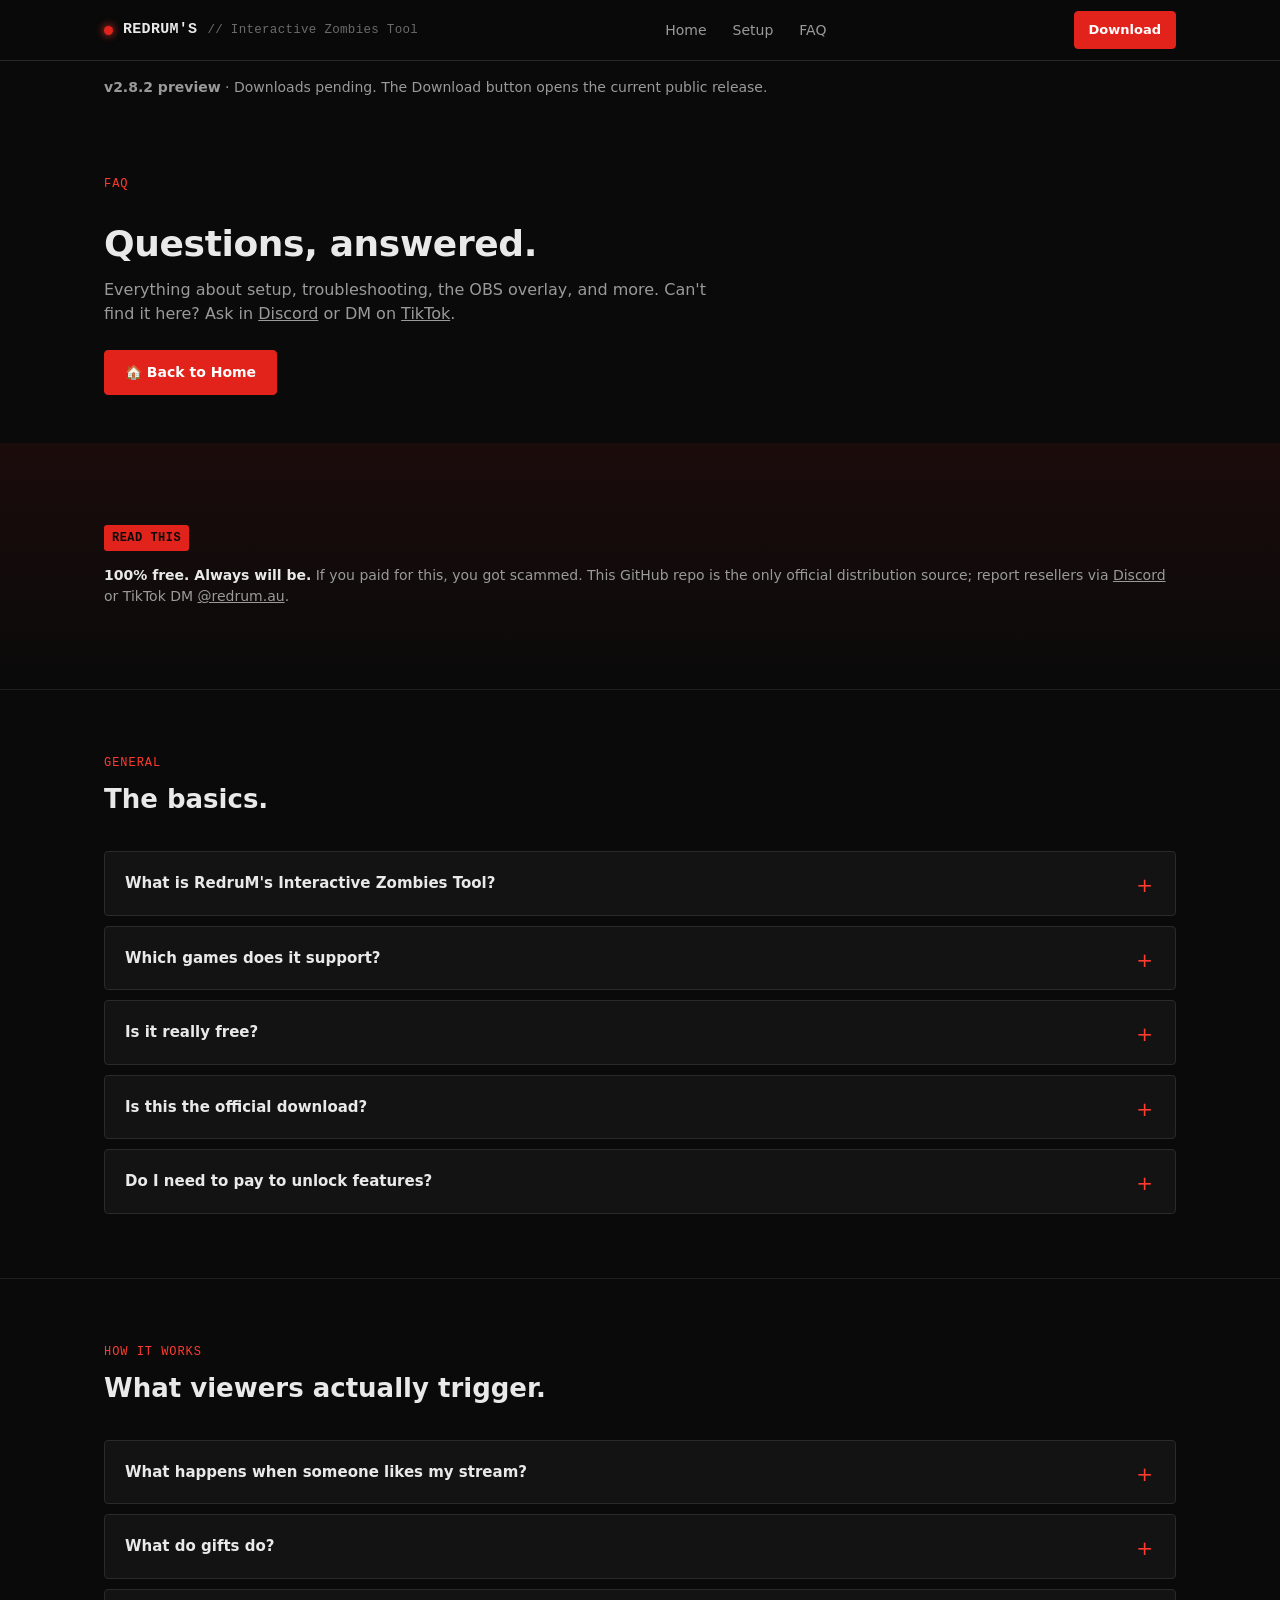
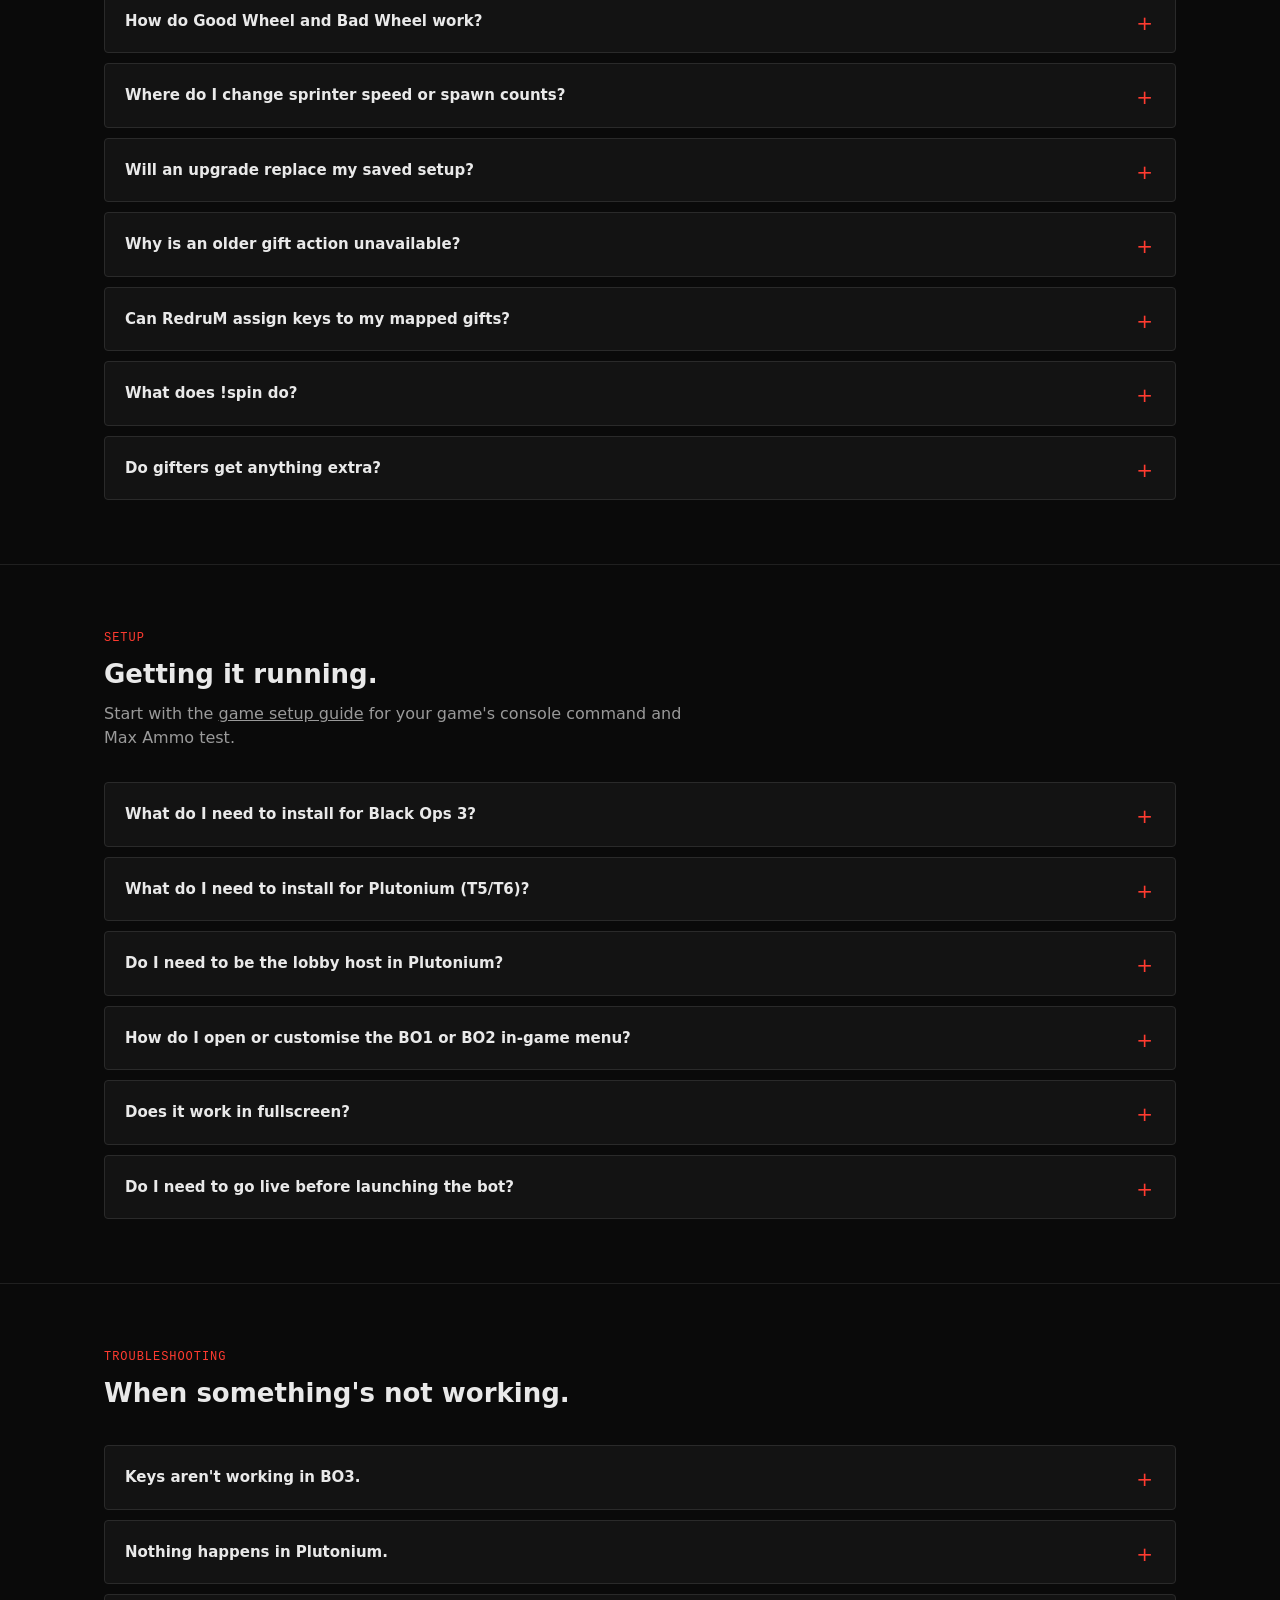
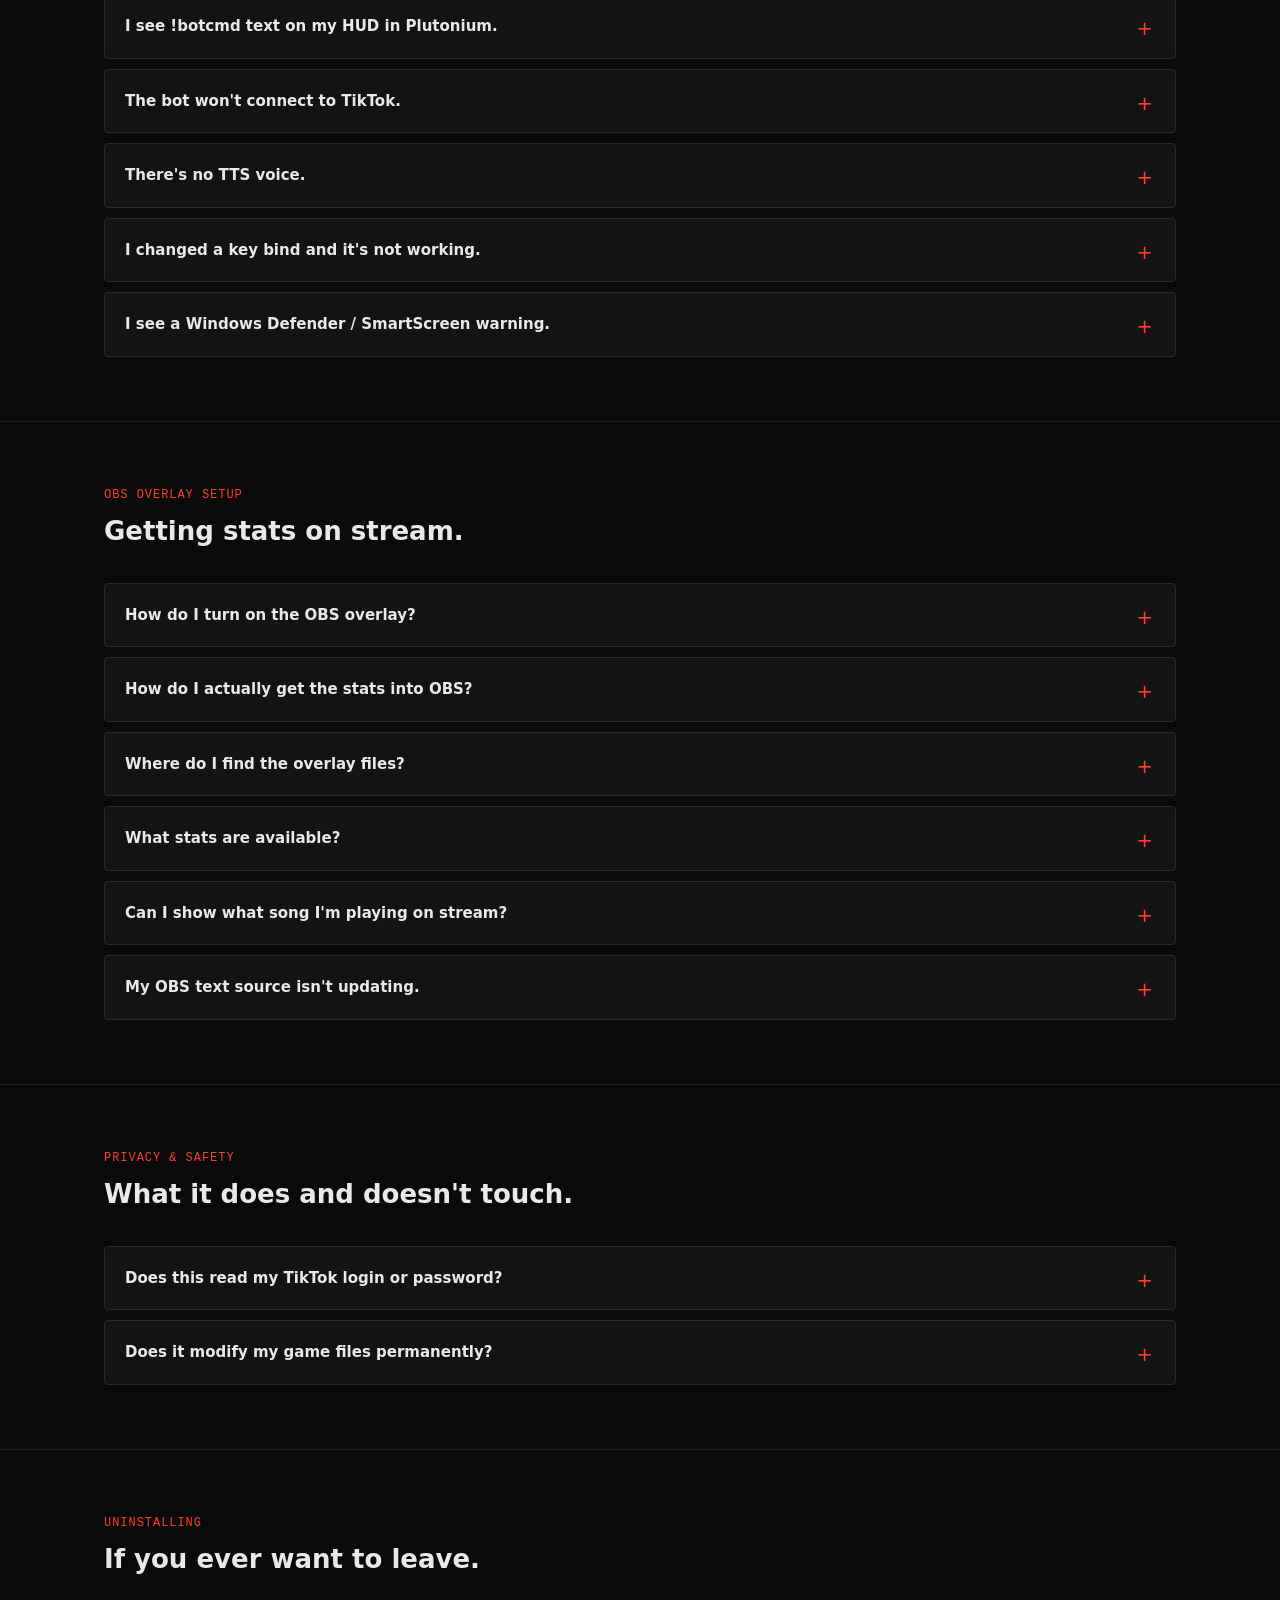
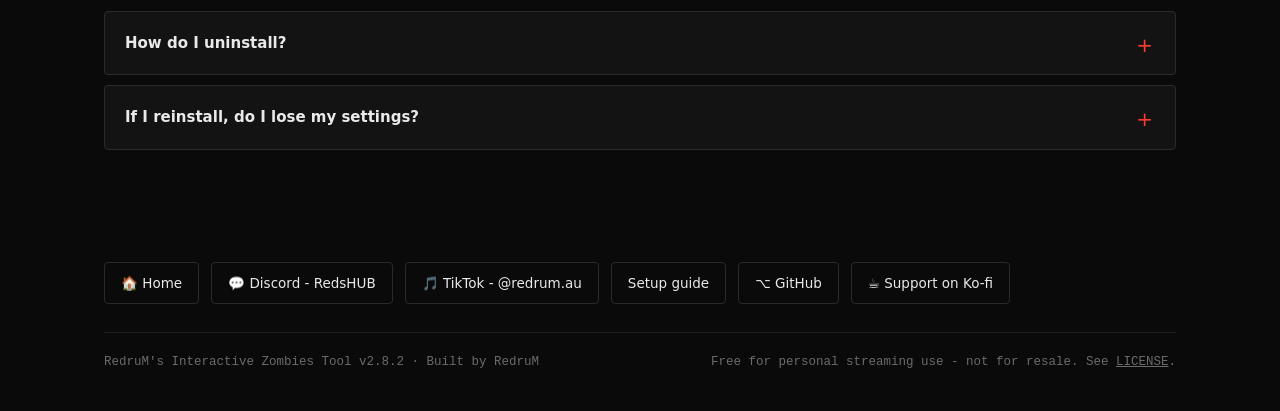
<file: docs/faq.html>
<!doctype html>
<html lang="en">
<head>
<meta charset="utf-8">
<meta name="viewport" content="width=device-width, initial-scale=1">
<title>FAQ - RedruM's Interactive Zombies Tool</title>
<meta name="description" content="Frequently asked questions for RedruM's Interactive Zombies Tool - setup, troubleshooting, OBS overlay, privacy, and uninstalling.">
<link rel="canonical" href="https://redrumtools.com/faq">

<meta property="og:type" content="website">
<meta property="og:site_name" content="RedruM's Interactive Zombies Tool">
<meta property="og:url" content="https://redrumtools.com/faq">
<meta property="og:title" content="FAQ - RedruM's Interactive Zombies Tool">
<meta property="og:description" content="Frequently asked questions for RedruM's Interactive Zombies Tool - setup, troubleshooting, OBS overlay, privacy, and uninstalling.">
<meta property="og:image" content="https://redrumtools.com/screenshots/website-v2.8.2/dashboard.png">
<meta property="og:image:width" content="1440">
<meta property="og:image:height" content="920">
<meta property="og:image:alt" content="RedruM's Interactive Zombies Tool dashboard">

<meta name="twitter:card" content="summary_large_image">
<meta name="twitter:title" content="FAQ - RedruM's Interactive Zombies Tool">
<meta name="twitter:description" content="Frequently asked questions for RedruM's Interactive Zombies Tool - setup, troubleshooting, OBS overlay, privacy, and uninstalling.">
<meta name="twitter:image" content="https://redrumtools.com/screenshots/website-v2.8.2/dashboard.png">

<link rel="icon" type="image/svg+xml" href="favicon.svg">
<link rel="stylesheet" href="style.css">
</head>
<body>

<header class="topbar">
  <div class="wrap">
    <a class="brand" href="/">
      <span class="dot"></span>
      REDRUM'S <small>// Interactive Zombies Tool</small>
    </a>
    <nav class="nav-links" aria-label="Main navigation">
      <a href="/">Home</a>
      <a href="/setup">Setup</a>
      <a href="/faq" aria-current="page">FAQ</a>
    </nav>
    <div class="nav-cta">
      <a class="btn btn-primary btn-sm" href="https://github.com/RedruM-AU/RedruMs_Interactive_Zombies_Tool/releases/latest" target="_blank" rel="noopener">Download</a>
      <button class="nav-toggle" id="nav-toggle" aria-label="Toggle menu" aria-expanded="false" aria-controls="nav-links-mobile">☰</button>
    </div>
  </div>
  <nav class="nav-links-mobile" id="nav-links-mobile" aria-label="Mobile navigation">
    <a href="/">Home</a>
    <a href="/setup">Setup</a>
    <a href="/faq" aria-current="page">FAQ</a>
  </nav>
</header>

<main>
  <p class="release-status wrap"><strong>v2.8.2 preview</strong> · Downloads pending. The Download button opens the current public release.</p>

  <section class="faq-hero" style="border-bottom:none;">
    <div class="wrap">
      <span class="eyebrow">FAQ</span>
      <h1>Questions, answered.</h1>
      <p class="lead">Everything about setup, troubleshooting, the OBS overlay, and more. Can't find it here? Ask in <a href="https://discord.gg/VFeZVGtBA7" target="_blank" rel="noopener">Discord</a> or DM on <a href="https://tiktok.com/@redrum.au" target="_blank" rel="noopener">TikTok</a>.</p>
      <a class="btn btn-primary" href="/">🏠 Back to Home</a>
    </div>
  </section>

  <section class="banner">
    <div class="wrap">
      <span class="tag">READ THIS</span>
      <p><strong>100% free. Always will be.</strong> If you paid for this, you got scammed. This GitHub repo is the only official distribution source; report resellers via <a href="https://discord.gg/VFeZVGtBA7" target="_blank" rel="noopener">Discord</a> or TikTok DM <a href="https://tiktok.com/@redrum.au" target="_blank" rel="noopener">@redrum.au</a>.</p>
    </div>
  </section>

  <section class="faq-section">
    <div class="wrap">
      <div class="section-head">
        <span class="kicker">General</span>
        <h2>The basics.</h2>
      </div>
      <div class="faq-list">
        <details class="faq-item">
          <summary>What is RedruM's Interactive Zombies Tool?</summary>
          <p>It connects your TikTok LIVE stream directly to Call of Duty Zombies. Viewer likes, gifts, and chat commands trigger real in-game effects while you play.</p>
        </details>
        <details class="faq-item">
          <summary>Which games does it support?</summary>
          <p>Black Ops 3 Zombies on Steam, Black Ops 2 Zombies on Plutonium T6, and Black Ops 1 Zombies on Plutonium T5. Choose the matching game profile. The app shows whether it detects the selected game window.</p>
        </details>
        <details class="faq-item">
          <summary>Is it really free?</summary>
          <p>Yes, 100% free and always will be. If you paid someone for this, you were scammed - report it via Discord or TikTok DM.</p>
        </details>
        <details class="faq-item">
          <summary>Is this the official download?</summary>
        <p>Download the current Windows Setup or ZIP from <a href="https://github.com/RedruM-AU/RedruMs_Interactive_Zombies_Tool/releases/latest" target="_blank" rel="noopener">GitHub Releases</a>. If you choose the ZIP, extract it before running Setup.</p>
        </details>
        <details class="faq-item">
          <summary>Do I need to pay to unlock features?</summary>
          <p>No - everything is unlocked. Ko-fi donations are optional support, not a paywall.</p>
        </details>
      </div>
    </div>
  </section>

  <section class="faq-section">
    <div class="wrap">
      <div class="section-head">
        <span class="kicker">How It Works</span>
        <h2>What viewers actually trigger.</h2>
      </div>
      <div class="faq-list">
        <details class="faq-item">
          <summary>What happens when someone likes my stream?</summary>
          <p>You can configure points and bonus spins at your chosen like thresholds under <strong>Settings → Gameplay</strong>.</p>
        </details>
        <details class="faq-item">
          <summary>What do gifts do?</summary>
          <p>Each newly reported gift queues one mapped action by default, including gifts reported during a streak. Map gifts under <strong>Actions &amp; Gifts → Gift mappings</strong>. Repeat limits and BO1/BO2 batching are optional in <strong>Settings → Gameplay</strong>.</p>
        </details>
        <details class="faq-item">
          <summary>How do Good Wheel and Bad Wheel work?</summary>
          <p>In <strong>Gift mappings</strong>, choose Good Wheel for a reward roll or Bad Wheel for a challenge roll. Each wheel has its own enabled outcomes and weights. Edit and test them in the matching tab under <strong>Actions &amp; Gifts</strong>. Outcomes need a keybind to be drawn.</p>
        </details>
        <details class="faq-item">
          <summary>Where do I change sprinter speed or spawn counts?</summary>
          <p>On BO1 and BO2, open <strong>Settings → Zombies actions</strong>. Save settings, install game files for each game you play, then restart the map and reload binds using the <a href="/setup">setup guide</a>.</p>
        </details>
        <details class="faq-item">
          <summary>Will an upgrade replace my saved setup?</summary>
          <p>Your saved settings, keybinds (including blank keys), gift mappings, wheels, presets, and stats carry over. To apply new starter keys, use <strong>Keybinds → Reset defaults → Reset current tab</strong>, then <strong>Save profile</strong>.</p>
        </details>
        <details class="faq-item">
          <summary>Why is an older gift action unavailable?</summary>
          <p>If a saved gift points to an unavailable action, <strong>Actions &amp; Gifts → Gift mappings</strong> shows <strong>Review unavailable gifts</strong>. The review offers bound actions and flags the current starter mapping when available. Choose replacements, select <strong>Apply replacements</strong>, then <strong>Save profile</strong>.</p>
        </details>
        <details class="faq-item">
          <summary>Can RedruM assign keys to my mapped gifts?</summary>
          <p>Open <strong>Actions &amp; Gifts → Gift mappings → Manage gift binds</strong>. Review suggested keys and any unused keys you choose to clear. Apply the changes, save the profile, install game files, and reload the binds in-game. Proposals use the saved controls for the selected game.</p>
        </details>
        <details class="faq-item">
          <summary>What does !spin do?</summary>
          <p>It rolls a free weighted effect from <strong>Chat &amp; bonus wheel</strong>. Bonus spins also use that wheel. Good and Bad gift wheels each have their own outcomes. You can adjust the normal and gifter cooldowns in <strong>Settings → Gameplay</strong>.</p>
        </details>
        <details class="faq-item">
          <summary>Do gifters get anything extra?</summary>
          <p>You can give gifters a shorter spin cooldown and enable voice callouts in the app settings.</p>
        </details>
      </div>
    </div>
  </section>

  <section class="faq-section">
    <div class="wrap">
      <div class="section-head">
        <span class="kicker">Setup</span>
        <h2>Getting it running.</h2>
        <p>Start with the <a href="/setup">game setup guide</a> for your game's console command and Max Ammo test.</p>
      </div>
      <div class="faq-list">
        <details class="faq-item">
          <summary>What do I need to install for Black Ops 3?</summary>
          <p>Load <a href="https://steamcommunity.com/sharedfiles/filedetails/?id=2860310766" target="_blank" rel="noopener">Sphynx Console Commands v1.0.6</a> and use Windowed (Borderless) mode. The app sends keyboard binds. If you play with keyboard and mouse, choose action keys that do not overlap your game controls. The <a href="/setup#bo3">BO3 setup guide</a> shows how to add and test a custom command.</p>
        </details>
        <details class="faq-item">
          <summary>What do I need to install for Plutonium (T5/T6)?</summary>
          <p>Select your game in <strong>Setup</strong>, find the game folders, and install the game files. Host a match and use <strong>Copy command</strong> in the install dialog. After a script change, restart the map or start a new match first. For bind-only changes, run the command again in the same match.</p>
        </details>
        <details class="faq-item">
          <summary>Do I need to be the lobby host in Plutonium?</summary>
          <p>Yes - the GSC script only runs for whoever is hosting the lobby.</p>
        </details>
        <details class="faq-item">
          <summary>How do I open or customise the BO1 or BO2 in-game menu?</summary>
          <p>While hosting a Zombies match, hold <strong>Aim</strong> and press <strong>Melee</strong>. Choose <strong>Interactive Settings &gt; Menu Appearance</strong> for themes and placement. The <a href="/setup#plutonium-menu">setup guide</a> lists the full controls and how to save defaults.</p>
        </details>
        <details class="faq-item">
          <summary>Does it work in fullscreen?</summary>
          <p>Use windowed or borderless mode. Exclusive fullscreen can interfere with the app's key delivery.</p>
        </details>
        <details class="faq-item">
          <summary>Do I need to go live before launching the bot?</summary>
          <p>You can open the tool and test your setup offline. Start your TikTok LIVE before you select <strong>Connect to TikTok</strong>.</p>
        </details>
      </div>
    </div>
  </section>

  <section class="faq-section" id="troubleshooting">
    <div class="wrap">
      <div class="section-head">
        <span class="kicker">Troubleshooting</span>
        <h2>When something's not working.</h2>
      </div>
      <div class="faq-list">
        <details class="faq-item">
          <summary>Keys aren't working in BO3.</summary>
          <p>Check the game profile, confirm BO3 is windowed or borderless and the Sphynx mod is active, then run <code>/exec binds.cfg</code> and close the console. Click <strong>Test Max Ammo bind</strong> and return to the game within three seconds.</p>
        </details>
        <details class="faq-item">
          <summary>Nothing happens in Plutonium.</summary>
          <p>Make sure you are hosting and the game files are installed. Start a fresh match after updating the script, rerun the bind command in the game console, and close the console before testing.</p>
        </details>
        <details class="faq-item">
          <summary>I see !botcmd text on my HUD in Plutonium.</summary>
          <p>Disable text chat display in Plutonium's in-game settings - the GSC still receives every command regardless.</p>
        </details>
        <details class="faq-item">
          <summary>The bot won't connect to TikTok.</summary>
          <p>Confirm your TikTok LIVE has started and the username on <strong>Live</strong> is correct. Use <strong>Diagnostics → Copy diagnostics</strong> to share details if the problem continues.</p>
        </details>
        <details class="faq-item">
          <summary>There's no TTS voice.</summary>
          <p>Open <strong>Settings → TTS and OBS</strong>. Check your voice, volume and mute settings, then select <strong>Test voice</strong>.</p>
        </details>
        <details class="faq-item">
          <summary>I changed a key bind and it's not working.</summary>
          <p>Click <strong>Save profile</strong> in Actions &amp; Gifts, reinstall the game files from Setup, and rerun the bind command in the game console.</p>
        </details>
        <details class="faq-item">
          <summary>I see a Windows Defender / SmartScreen warning.</summary>
          <p>The installer is unsigned, so Windows may show a SmartScreen warning. Download from the <a href="https://github.com/RedruM-AU/RedruMs_Interactive_Zombies_Tool/releases/latest" target="_blank" rel="noopener">official GitHub release</a> and compare your download's SHA-256 with the release notes. Keep Microsoft Defender enabled.</p>
        </details>
      </div>
    </div>
  </section>

  <section class="faq-section">
    <div class="wrap">
      <div class="section-head">
        <span class="kicker">OBS Overlay Setup</span>
        <h2>Getting stats on stream.</h2>
      </div>
      <div class="faq-list">
        <details class="faq-item">
          <summary>How do I turn on the OBS overlay?</summary>
          <p>Open <strong>Settings → TTS and OBS</strong> and tick <strong>Write OBS text files</strong>.</p>
        </details>
        <details class="faq-item">
          <summary>How do I actually get the stats into OBS?</summary>
          <p>In OBS, add a Text (GDI+) Source → tick "Read from file" → browse to the overlay folder and pick the stat file you want (e.g. likes.txt, gifts.txt, top_gifter.txt). Each stat is its own file, so add a separate Text source per stat you want on screen.</p>
        </details>
        <details class="faq-item">
          <summary>Where do I find the overlay files?</summary>
          <p>In <strong>Settings → TTS and OBS</strong>, select <strong>Copy OBS folder path</strong> after enabling text files. Paste that path into the file picker in OBS. If you upgraded from 2.7.0, point your existing OBS sources to this folder.</p>
        </details>
        <details class="faq-item">
          <summary>What stats are available?</summary>
          <p>Likes, viewers, gifts, coins, spins, follows, uptime, likes-per-minute, bonus-spin progress, last gift, last spin, last follower, top gifter, a rolling recent-chat feed, live status, and (optionally) Spotify now-playing - each as its own .txt file.</p>
        </details>
        <details class="faq-item">
          <summary>Can I show what song I'm playing on stream?</summary>
          <p>In <strong>Settings → TTS and OBS</strong>, tick <strong>Write OBS text files</strong> and <strong>Include Spotify now playing</strong>. Start playback in the Spotify desktop app on the same PC and point an OBS Text source to <code>spotify_now_playing.txt</code>.</p>
        </details>
        <details class="faq-item">
          <summary>My OBS text source isn't updating.</summary>
          <p>Confirm <strong>Write OBS text files</strong> is on. In OBS, enable <strong>Read from file</strong> for the Text source and use the path from <strong>Copy OBS folder path</strong>.</p>
        </details>
      </div>
    </div>
  </section>

  <section class="faq-section">
    <div class="wrap">
      <div class="section-head">
        <span class="kicker">Privacy &amp; Safety</span>
        <h2>What it does and doesn't touch.</h2>
      </div>
      <div class="faq-list">
        <details class="faq-item">
          <summary>Does this read my TikTok login or password?</summary>
          <p>No - it only reads public TikTok LIVE event data (likes, gifts, follows, chat). No login/credentials required.</p>
        </details>
        <details class="faq-item">
          <summary>Does it modify my game files permanently?</summary>
          <p>No - it only adds a keybind config and (for Plutonium) a GSC script, both of which you can remove manually. No core game files are touched.</p>
        </details>
      </div>
    </div>
  </section>

  <section class="faq-section" style="border-bottom:none;">
    <div class="wrap">
      <div class="section-head">
        <span class="kicker">Uninstalling</span>
        <h2>If you ever want to leave.</h2>
      </div>
      <div class="faq-list">
        <details class="faq-item">
          <summary>How do I uninstall?</summary>
          <p>Open <strong>Windows Settings → Apps</strong>, select <strong>RedruM's Interactive Zombies Tool</strong>, and choose <strong>Uninstall</strong>.</p>
        </details>
        <details class="faq-item">
          <summary>If I reinstall, do I lose my settings?</summary>
          <p>Saved settings and stats are kept for a future reinstall. Close the app before running Setup over your existing installation.</p>
        </details>
      </div>
    </div>
  </section>

</main>

<footer>
  <div class="wrap">
    <div class="footer-links">
      <a class="footer-link" href="/">🏠 Home</a>
      <a class="footer-link" href="https://discord.gg/VFeZVGtBA7" target="_blank" rel="noopener">💬 Discord - RedsHUB</a>
      <a class="footer-link" href="https://tiktok.com/@redrum.au" target="_blank" rel="noopener">🎵 TikTok - @redrum.au</a>
      <a class="footer-link" href="/setup">Setup guide</a>
      <a class="footer-link" href="https://github.com/RedruM-AU/RedruMs_Interactive_Zombies_Tool" target="_blank" rel="noopener">⌥ GitHub</a>
      <a class="footer-link" href="https://ko-fi.com/redrumau" target="_blank" rel="noopener">☕ Support on Ko-fi</a>
    </div>
    <div class="footer-bottom">
      <span>RedruM's Interactive Zombies Tool v2.8.2 · Built by RedruM</span>
      <span>Free for personal streaming use - not for resale. See <a href="https://github.com/RedruM-AU/RedruMs_Interactive_Zombies_Tool/blob/main/LICENSE.txt" target="_blank" rel="noopener">LICENSE</a>.</span>
    </div>
  </div>
</footer>

<script src="script.js"></script>
</body>
</html>
</file>
<file: docs/style.css>
:root {
  --bg: #0a0a0a;
  --bg-panel: #131313;
  --bg-panel-alt: #171717;
  --border: #2a2a2a;
  --border-soft: #202020;
  --text: #e9e9e9;
  --text-dim: #9a9a9a;
  --text-faint: #6b6b6b;
  --red: #e2231b;
  --red-bright: #ff3b30;
  --red-dim: #7a0f0f;
  --green: #3ddc5b;
  --mono: "Consolas", "SFMono-Regular", ui-monospace, Menlo, monospace;
  --sans: "Segoe UI", system-ui, -apple-system, Roboto, Arial, sans-serif;
  --radius: 4px;
  --max: 1120px;
}

* { box-sizing: border-box; }

html { scroll-behavior: smooth; }

body {
  margin: 0;
  background: var(--bg);
  color: var(--text);
  font-family: var(--sans);
  line-height: 1.5;
  -webkit-font-smoothing: antialiased;
}

img { max-width: 100%; display: block; }

a { color: inherit; }

.wrap {
  max-width: var(--max);
  margin: 0 auto;
  padding: 0 24px;
}

/* ---------- top bar ---------- */

.topbar {
  position: sticky;
  top: 0;
  z-index: 50;
  background: rgba(10, 10, 10, 0.92);
  backdrop-filter: blur(6px);
  border-bottom: 1px solid var(--border);
}

.topbar .wrap {
  display: flex;
  align-items: center;
  justify-content: space-between;
  height: 60px;
}

.brand {
  display: flex;
  align-items: center;
  gap: 10px;
  font-family: var(--mono);
  font-weight: 700;
  font-size: 15px;
  letter-spacing: 0.02em;
  text-decoration: none;
  color: var(--text);
  white-space: nowrap;
}

.brand .dot {
  width: 9px;
  height: 9px;
  background: var(--red);
  border-radius: 50%;
  box-shadow: 0 0 8px var(--red-bright);
  flex: none;
}

.brand small {
  color: var(--text-faint);
  font-weight: 400;
}

.nav-links {
  display: flex;
  align-items: center;
  gap: 26px;
}

.nav-links a {
  text-decoration: none;
  color: var(--text-dim);
  font-size: 14px;
}

.nav-links a:hover { color: var(--text); }

.nav-cta { display: flex; align-items: center; gap: 14px; }

/* ---------- buttons ---------- */

.btn {
  display: inline-flex;
  align-items: center;
  gap: 8px;
  padding: 11px 20px;
  border-radius: var(--radius);
  font-size: 14px;
  font-weight: 600;
  text-decoration: none;
  border: 1px solid transparent;
  cursor: pointer;
  white-space: nowrap;
}

.btn-primary {
  background: var(--red);
  color: #fff;
  border-color: var(--red);
}

.btn-primary:hover { background: var(--red-bright); border-color: var(--red-bright); }

.btn-outline {
  background: transparent;
  color: var(--text);
  border-color: var(--border);
}

.btn-outline:hover { border-color: var(--text-dim); }

.btn-discord {
  background: #5865f2;
  color: #fff;
  border-color: #5865f2;
}

.btn-discord:hover { background: #4752c4; border-color: #4752c4; }

.btn-sm { padding: 8px 14px; font-size: 13px; }

/* ---------- hero ---------- */

.hero {
  padding: 72px 0 56px;
  border-bottom: 1px solid var(--border-soft);
}

.hero .wrap {
  max-width: 1560px;
  display: grid;
  grid-template-columns: 0.85fr 1.15fr;
  gap: 56px;
  align-items: center;
}

.eyebrow {
  display: inline-flex;
  gap: 8px;
  font-family: var(--mono);
  font-size: 12px;
  color: var(--red-bright);
  letter-spacing: 0.08em;
  margin-bottom: 16px;
  text-transform: uppercase;
}

.hero h1 {
  font-size: 40px;
  line-height: 1.15;
  margin: 0 0 14px;
  letter-spacing: -0.01em;
}

.hero p.lead {
  color: var(--text-dim);
  font-size: 16px;
  max-width: 46ch;
  margin: 0 0 20px;
}

.hero-facts {
  list-style: none;
  padding: 0;
  margin: 0 0 28px;
  display: grid;
  gap: 8px;
  font-size: 14px;
  color: var(--text-dim);
}

.hero-facts li { display: flex; gap: 10px; }

.hero-facts li::before {
  content: "";
  width: 6px;
  height: 6px;
  margin-top: 7px;
  background: var(--red);
  flex: none;
}

.hero-cta {
  display: flex;
  align-items: center;
  gap: 14px;
  flex-wrap: wrap;
  margin-bottom: 10px;
}

.hero-meta {
  font-family: var(--mono);
  font-size: 12px;
  color: var(--text-faint);
}

.hero-meta strong { color: var(--green); font-weight: 600; }

.window {
  border: 1px solid var(--border);
  border-radius: 6px;
  overflow: hidden;
  background: var(--bg-panel);
  box-shadow: 0 20px 60px -20px rgba(226, 35, 27, 0.25);
}

.hero-image img {
  transition: opacity 0.3s ease;
}

.hero-image img.is-fading {
  opacity: 0;
}

/* ---------- scam banner ---------- */

.banner {
  border-bottom: 1px solid var(--border-soft);
  background: linear-gradient(180deg, rgba(226, 35, 27, 0.08), transparent);
}

.banner .wrap {
  padding: 18px 24px;
  display: flex;
  align-items: center;
  gap: 14px;
  flex-wrap: wrap;
}

.banner .tag {
  font-family: var(--mono);
  font-size: 12px;
  font-weight: 700;
  color: var(--bg);
  background: var(--red);
  padding: 4px 8px;
  border-radius: 3px;
  letter-spacing: 0.04em;
  flex: none;
}

.banner p {
  margin: 0;
  font-size: 14px;
  color: var(--text-dim);
}

.banner strong { color: var(--text); }

/* ---------- sections ---------- */

section { padding: 64px 0; border-bottom: 1px solid var(--border-soft); }

.section-head { margin-bottom: 32px; }

.section-head .kicker {
  font-family: var(--mono);
  font-size: 12px;
  color: var(--red-bright);
  text-transform: uppercase;
  letter-spacing: 0.08em;
  display: block;
  margin-bottom: 8px;
}

.section-head h2 { font-size: 26px; margin: 0 0 8px; }

.section-head p { color: var(--text-dim); margin: 0; max-width: 60ch; }

/* ---------- games ---------- */

.games-grid {
  display: grid;
  grid-template-columns: repeat(3, 1fr);
  gap: 16px;
}

.game-card {
  background: var(--bg-panel);
  border: 1px solid var(--border);
  border-radius: var(--radius);
  padding: 20px;
}

.game-card h3 { margin: 0 0 4px; font-size: 17px; }

.game-card .platform {
  color: var(--text-faint);
  font-size: 13px;
  font-family: var(--mono);
}

.pill {
  display: inline-flex;
  align-items: center;
  gap: 6px;
  margin-top: 14px;
  font-size: 12px;
  font-family: var(--mono);
  color: var(--green);
  border: 1px solid rgba(61, 220, 91, 0.35);
  background: rgba(61, 220, 91, 0.08);
  padding: 4px 9px;
  border-radius: 999px;
}

.pill::before {
  content: "";
  width: 6px;
  height: 6px;
  border-radius: 50%;
  background: var(--green);
}

.games-note {
  margin-top: 18px;
  color: var(--text-faint);
  font-size: 13px;
}

/* ---------- features ---------- */

.features-grid {
  display: grid;
  /* Fixed-ish column width (not 1fr) so incomplete trailing rows have real
     leftover space for justify-content to center into — 1fr columns always
     stretch to fill the full row, which makes centering invisible. Wraps to
     2 then 1 column on its own as space runs out, no manual breakpoints
     needed. */
  grid-template-columns: repeat(auto-fit, minmax(min(100%, 280px), 340px));
  justify-content: center;
  gap: 16px;
}

.feature-card {
  background: var(--bg-panel);
  border: 1px solid var(--border);
  border-radius: var(--radius);
  padding: 20px;
}

.feature-card .icon {
  width: 34px;
  height: 34px;
  border: 1px solid var(--red-dim);
  color: var(--red-bright);
  border-radius: var(--radius);
  display: flex;
  align-items: center;
  justify-content: center;
  font-size: 16px;
  margin-bottom: 14px;
}

.feature-card h3 { margin: 0 0 6px; font-size: 15.5px; }

.feature-card p { margin: 0; color: var(--text-dim); font-size: 13.5px; }

/* ---------- gallery / carousel ---------- */

.carousel {
  position: relative;
  border: 1px solid var(--border);
  border-radius: 6px;
  overflow: hidden;
  background: #000;
}

.carousel-track {
  display: flex;
  transition: transform 0.45s cubic-bezier(0.22, 0.61, 0.36, 1);
  will-change: transform;
}

.carousel-slide {
  flex: 0 0 100%;
  max-width: 100%;
  border: none;
  background: #000;
  padding: 0;
  margin: 0;
  cursor: zoom-in;
  display: block;
  line-height: 0;
}

.carousel-slide img {
  width: 100%;
  height: min(70vh, 640px);
  object-fit: contain;
  background: #000;
}

.carousel-arrow {
  position: absolute;
  top: 0;
  bottom: 0;
  width: 56px;
  border: none;
  background: linear-gradient(90deg, rgba(0, 0, 0, 0.55), transparent);
  color: #fff;
  font-size: 30px;
  cursor: pointer;
  display: flex;
  align-items: center;
  justify-content: center;
  transition: background 0.15s;
}

.carousel-arrow.next {
  right: 0;
  left: auto;
  background: linear-gradient(270deg, rgba(0, 0, 0, 0.55), transparent);
}

.carousel-arrow.prev { left: 0; }

.carousel-arrow:hover { color: var(--red-bright); }

.carousel-caption {
  position: absolute;
  left: 14px;
  bottom: 12px;
  font-family: var(--mono);
  font-size: 12px;
  color: #fff;
  background: rgba(0, 0, 0, 0.55);
  padding: 5px 10px;
  border-radius: 3px;
  pointer-events: none;
}

.carousel-dots {
  display: flex;
  justify-content: center;
  gap: 8px;
  margin-top: 16px;
}

.carousel-dot {
  width: 8px;
  height: 8px;
  border-radius: 50%;
  border: 1px solid var(--border);
  background: var(--bg-panel);
  padding: 0;
  cursor: pointer;
}

.carousel-dot.active { background: var(--red); border-color: var(--red); }

.carousel-slide:focus-visible,
.carousel-arrow:focus-visible,
.carousel-dot:focus-visible {
  outline: 2px solid var(--red-bright);
  outline-offset: -2px;
}

/* ---------- get started ---------- */

.start-grid {
  display: grid;
  grid-template-columns: 1fr 1fr;
  gap: 40px;
  align-items: start;
}

.steps { list-style: none; margin: 0; padding: 0; counter-reset: step; }

.steps li {
  counter-increment: step;
  display: flex;
  gap: 16px;
  padding: 16px 0;
  border-bottom: 1px solid var(--border-soft);
}

.steps li:last-child { border-bottom: none; }

.steps li::before {
  content: counter(step);
  font-family: var(--mono);
  font-weight: 700;
  color: var(--red-bright);
  border: 1px solid var(--red-dim);
  width: 28px;
  height: 28px;
  border-radius: 50%;
  display: flex;
  align-items: center;
  justify-content: center;
  flex: none;
  font-size: 13px;
}

.steps h4 { margin: 3px 0 4px; font-size: 15px; }

.steps p { margin: 0; color: var(--text-dim); font-size: 13.5px; }

.video-card {
  display: block;
  border: 1px solid var(--border);
  border-radius: var(--radius);
  overflow: hidden;
  background: var(--bg-panel);
  text-decoration: none;
}

.video-thumb {
  position: relative;
  background: #000;
}

.video-thumb img { width: 100%; display: block; opacity: 0.85; }

.play-btn {
  position: absolute;
  inset: 0;
  display: flex;
  align-items: center;
  justify-content: center;
}

.play-btn span {
  width: 56px;
  height: 56px;
  border-radius: 50%;
  background: rgba(226, 35, 27, 0.9);
  display: flex;
  align-items: center;
  justify-content: center;
  color: #fff;
  font-size: 20px;
}

.video-card .caption {
  padding: 14px 16px;
}

.video-card .caption .label {
  font-family: var(--mono);
  font-size: 11px;
  color: var(--red-bright);
  text-transform: uppercase;
  letter-spacing: 0.06em;
  display: block;
  margin-bottom: 4px;
}

.video-card .caption h4 { margin: 0; font-size: 14.5px; color: var(--text); }

/* ---------- footer ---------- */

footer { padding: 48px 0 40px; }

.footer-links {
  display: flex;
  flex-wrap: wrap;
  gap: 12px;
  margin-bottom: 28px;
}

.footer-link {
  display: flex;
  align-items: center;
  gap: 8px;
  padding: 10px 16px;
  border: 1px solid var(--border);
  border-radius: var(--radius);
  text-decoration: none;
  color: var(--text);
  font-size: 13.5px;
}

.footer-link:hover { border-color: var(--text-dim); }

.footer-bottom {
  display: flex;
  justify-content: space-between;
  flex-wrap: wrap;
  gap: 10px;
  color: var(--text-faint);
  font-size: 12.5px;
  font-family: var(--mono);
  border-top: 1px solid var(--border-soft);
  padding-top: 20px;
}

.footer-bottom a { color: var(--text-faint); text-decoration: underline; }

/* ---------- lightbox ---------- */

.lightbox {
  position: fixed;
  inset: 0;
  background: rgba(0, 0, 0, 0.9);
  display: none;
  align-items: center;
  justify-content: center;
  z-index: 100;
  padding: 40px;
}

.lightbox.open { display: flex; }

.lightbox img {
  max-width: 100%;
  max-height: 100%;
  border: 1px solid var(--border);
  border-radius: 6px;
}

.lightbox-close {
  position: absolute;
  top: 24px;
  right: 28px;
  background: none;
  border: 1px solid var(--border);
  color: var(--text);
  width: 38px;
  height: 38px;
  border-radius: 50%;
  font-size: 18px;
  cursor: pointer;
}

/* ---------- mobile nav ---------- */

.nav-toggle {
  display: none;
  background: none;
  border: 1px solid var(--border);
  color: var(--text);
  border-radius: var(--radius);
  width: 38px;
  height: 38px;
  font-size: 16px;
  cursor: pointer;
}

.nav-links-mobile {
  display: none;
  flex-direction: column;
  border-top: 1px solid var(--border);
  background: var(--bg);
}

.nav-links-mobile.open { display: flex; }

.nav-links-mobile a {
  padding: 14px 24px;
  text-decoration: none;
  color: var(--text-dim);
  border-bottom: 1px solid var(--border-soft);
  font-size: 14px;
}

/* ---------- 404 page ---------- */

.notfound {
  padding: 100px 0;
  text-align: center;
}

.notfound .wrap {
  display: flex;
  flex-direction: column;
  align-items: center;
}

.notfound-code {
  font-family: var(--mono);
  font-size: 90px;
  font-weight: 700;
  color: var(--red);
  line-height: 1;
  text-shadow: 0 0 40px rgba(226, 35, 27, 0.35);
}

.notfound h1 {
  font-size: 30px;
  margin: 16px 0 12px;
}

.notfound p.lead {
  color: var(--text-dim);
  font-size: 16px;
  max-width: 50ch;
  margin: 0 0 28px;
}

.notfound .hero-cta { justify-content: center; }

/* ---------- FAQ page ---------- */

.faq-hero {
  padding: 72px 0 48px;
  border-bottom: 1px solid var(--border-soft);
}

.faq-hero h1 {
  font-size: 36px;
  line-height: 1.15;
  margin: 14px 0;
  letter-spacing: -0.01em;
}

.faq-hero p.lead {
  color: var(--text-dim);
  font-size: 16px;
  max-width: 60ch;
  margin: 0 0 24px;
}

.faq-list {
  display: grid;
  gap: 10px;
}

.faq-item {
  background: var(--bg-panel);
  border: 1px solid var(--border);
  border-radius: var(--radius);
  padding: 4px 20px;
}

.faq-item summary {
  cursor: pointer;
  list-style: none;
  padding: 16px 28px 16px 0;
  font-weight: 600;
  font-size: 15px;
  color: var(--text);
  position: relative;
}

.faq-item summary::-webkit-details-marker { display: none; }

.faq-item summary::after {
  content: "+";
  position: absolute;
  right: 2px;
  top: 14px;
  color: var(--red-bright);
  font-size: 20px;
  font-weight: 400;
  transition: transform 0.2s ease;
}

.faq-item[open] summary::after {
  content: "\2212";
}

.faq-item p {
  margin: 0 0 18px;
  color: var(--text-dim);
  font-size: 14px;
  line-height: 1.6;
}

.faq-item code {
  font-family: var(--mono);
  background: var(--bg);
  border: 1px solid var(--border);
  border-radius: 3px;
  padding: 1px 5px;
  font-size: 13px;
}

/* ---------- responsive ---------- */

@media (max-width: 880px) {
  .hero .wrap { grid-template-columns: 1fr; }
  .hero-image { order: -1; }
  .games-grid { grid-template-columns: 1fr; }
  .carousel-slide img { height: min(50vh, 420px); }
  .start-grid { grid-template-columns: 1fr; }
  .nav-links { display: none; }
  .nav-toggle { display: block; }
}

@media (max-width: 520px) {
  .hero h1 { font-size: 30px; }
  .faq-hero h1 { font-size: 28px; }
  .carousel-slide img { height: 46vh; }
  .carousel-arrow { width: 40px; font-size: 22px; }
  section { padding: 44px 0; }
  .footer-bottom { flex-direction: column; }
  .brand small { display: none; }
  .nav-cta { gap: 8px; }
  .topbar .wrap { padding: 0 16px; }
  .nav-discord { display: none; }
}

.release-status { color: var(--text-dim); font-size: 14px; }
main > .release-status { margin-top: 16px; }

.hero-meta.release-status { font-size: 13px; }
</file>
